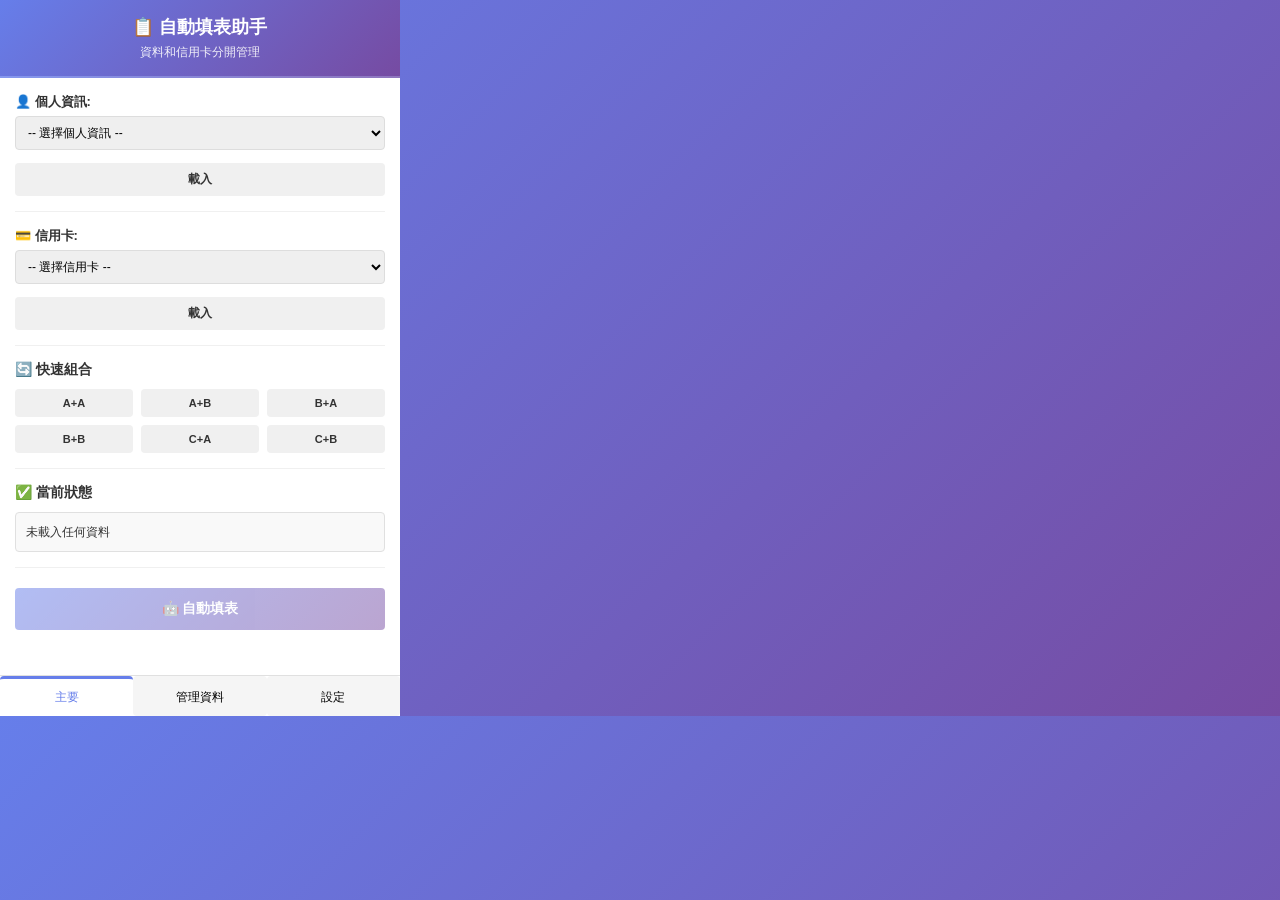
<file: browser_extension/autofill/popup.html>
<!DOCTYPE html>
<html lang="zh-TW">
<head>
    <meta charset="UTF-8">
    <meta name="viewport" content="width=device-width, initial-scale=1.0">
    <title>多帳號自動結帳填表助手</title>
    <link rel="stylesheet" href="popup.css">
</head>
<body>
    <div class="container">
        <!-- 標題 -->
        <div class="header">
            <h1>📋 自動填表助手</h1>
            <p>資料和信用卡分開管理</p>
        </div>

        <!-- 主要功能區 -->
        <div class="main-content">
            <!-- 資料選擇 -->
            <div class="section">
                <label for="profile-select">👤 個人資訊:</label>
                <select id="profile-select">
                    <option value="">-- 選擇個人資訊 --</option>
                </select>
                <button id="load-data-btn" class="btn-secondary">載入</button>
            </div>

            <!-- 卡號選擇 -->
            <div class="section">
                <label for="card-select">💳 信用卡:</label>
                <select id="card-select">
                    <option value="">-- 選擇信用卡 --</option>
                </select>
                <button id="load-card-btn" class="btn-secondary">載入</button>
            </div>

            <!-- 快速組合 -->
            <div class="section">
                <h3>🔄 快速組合</h3>
                <div class="combo-buttons">
                    <button id="combo-ab" class="btn-combo">A+A</button>
                    <button id="combo-ac" class="btn-combo">A+B</button>
                    <button id="combo-ba" class="btn-combo">B+A</button>
                    <button id="combo-bb" class="btn-combo">B+B</button>
                    <button id="combo-ca" class="btn-combo">C+A</button>
                    <button id="combo-cb" class="btn-combo">C+B</button>
                </div>
            </div>

            <!-- 狀態顯示 -->
            <div class="section">
                <h3>✅ 當前狀態</h3>
                <div id="status" class="status-box">
                    <p>未載入任何資料</p>
                </div>
            </div>

            <!-- 主操作按鈕 -->
            <div class="section">
                <button id="auto-fill-btn" class="btn-primary" disabled>🤖 自動填表</button>
            </div>
        </div>

        <!-- 標籤頁選擇 -->
        <div class="tabs">
            <button class="tab-btn active" data-tab="main">主要</button>
            <button class="tab-btn" data-tab="manage">管理資料</button>
            <button class="tab-btn" data-tab="settings">設定</button>
        </div>

        <!-- 管理標籤頁 -->
        <div id="manage-tab" class="tab-content" style="display: none;">
            <h3>管理個人資訊和信用卡</h3>
            
            <div class="section">
                <h4>新增個人資訊</h4>
                <input type="text" id="new-profile-id" placeholder="資料 ID (如: D)" maxlength="1">
                <input type="text" id="new-profile-name" placeholder="姓名">
                <input type="tel" id="new-profile-phone" placeholder="手機">
                <input type="text" id="new-profile-id-number" placeholder="身分證字號">
                <input type="email" id="new-profile-email" placeholder="Email">
                <button id="add-profile-btn" class="btn-secondary">新增資料</button>
            </div>

            <div class="section">
                <h4>新增信用卡</h4>
                <input type="text" id="new-card-id" placeholder="卡號 ID (如: D)" maxlength="1">
                <input type="text" id="new-card-number" placeholder="卡號">
                <input type="text" id="new-card-month" placeholder="月份 (MM)" maxlength="2">
                <input type="text" id="new-card-year" placeholder="年份 (YYYY)" maxlength="4">
                <input type="text" id="new-card-cvv" placeholder="CVV" maxlength="4">
                <button id="add-card-btn" class="btn-secondary">新增卡號</button>
            </div>

            <div class="section">
                <h4>刪除資料</h4>
                <select id="delete-profile-select">
                    <option value="">-- 選擇要刪除的資料 --</option>
                </select>
                <button id="delete-profile-btn" class="btn-danger">刪除資料</button>
            </div>

            <div class="section">
                <h4>刪除信用卡</h4>
                <select id="delete-card-select">
                    <option value="">-- 選擇要刪除的卡號 --</option>
                </select>
                <button id="delete-card-btn" class="btn-danger">刪除卡號</button>
            </div>
        </div>

        <!-- 設定標籤頁 -->
        <div id="settings-tab" class="tab-content" style="display: none;">
            <h3>擴充包設定</h3>
            
            <div class="section">
                <h4>資訊</h4>
                <p><strong>版本:</strong> 1.0.0</p>
                <p><strong>作者:</strong> 多帳號自動結帳填表助手</p>
            </div>

            <div class="section">
                <h4>危險操作</h4>
                <button id="reset-all-btn" class="btn-danger">重置所有資料</button>
                <p class="warning-text">⚠️ 此操作將恢復所有預設資料</p>
            </div>

            <div class="section">
                <h4>使用說明</h4>
                <ol>
                    <li>選擇個人資訊和信用卡</li>
                    <li>點擊「自動填表」或使用快速組合</li>
                    <li>確認填入的資料無誤</li>
                    <li>手動確認並提交表單</li>
                </ol>
            </div>
        </div>

        <!-- 消息提示 -->
        <div id="message" class="message-box" style="display: none;"></div>
    </div>

    <script src="data-manager.js"></script>
    <script src="popup.js"></script>
</body>
</html>
</file>
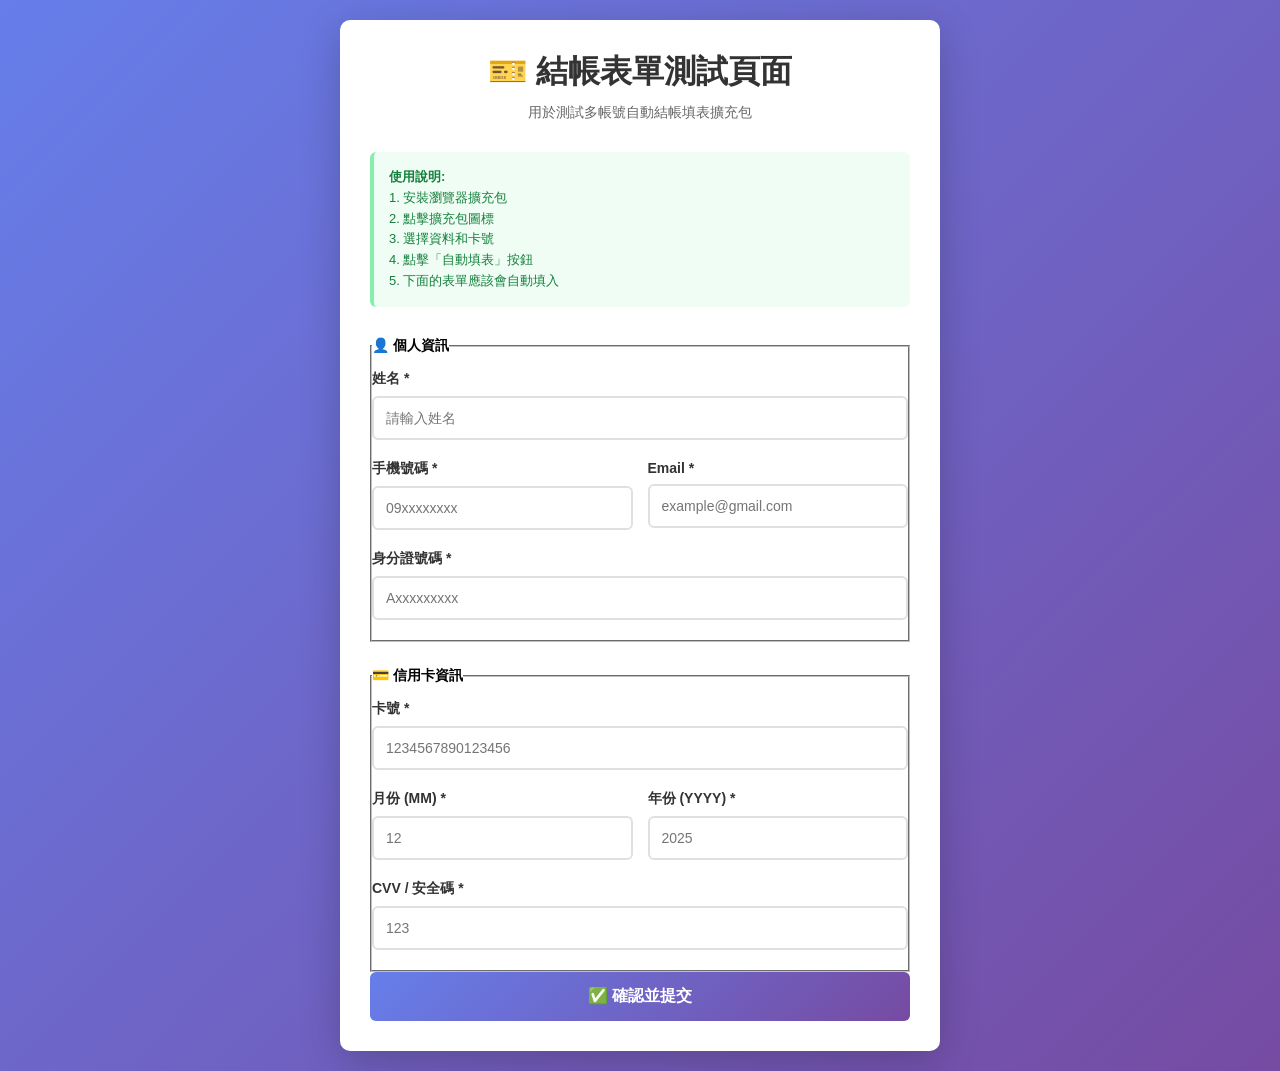
<file: browser_extension/autofill/test-page.html>
<!DOCTYPE html>
<html lang="zh-TW">
<head>
    <meta charset="UTF-8">
    <meta name="viewport" content="width=device-width, initial-scale=1.0">
    <title>自動填表測試頁面</title>
    <style>
        * {
            margin: 0;
            padding: 0;
            box-sizing: border-box;
        }
        
        body {
            font-family: -apple-system, BlinkMacSystemFont, 'Segoe UI', Roboto, Arial, sans-serif;
            background: linear-gradient(135deg, #667eea 0%, #764ba2 100%);
            min-height: 100vh;
            padding: 20px;
        }
        
        .container {
            max-width: 600px;
            margin: 0 auto;
            background: white;
            border-radius: 10px;
            padding: 30px;
            box-shadow: 0 10px 40px rgba(0, 0, 0, 0.2);
        }
        
        h1 {
            color: #333;
            margin-bottom: 10px;
            text-align: center;
        }
        
        .subtitle {
            text-align: center;
            color: #666;
            margin-bottom: 30px;
            font-size: 14px;
        }
        
        .form-group {
            margin-bottom: 20px;
        }
        
        label {
            display: block;
            margin-bottom: 8px;
            font-weight: 600;
            color: #333;
            font-size: 14px;
        }
        
        input, select {
            width: 100%;
            padding: 12px;
            border: 2px solid #e0e0e0;
            border-radius: 6px;
            font-size: 14px;
            transition: border-color 0.3s;
        }
        
        input:focus, select:focus {
            outline: none;
            border-color: #667eea;
            box-shadow: 0 0 0 3px rgba(102, 126, 234, 0.1);
        }
        
        .form-row {
            display: grid;
            grid-template-columns: 1fr 1fr;
            gap: 15px;
        }
        
        .instructions {
            background: #f0fdf4;
            border-left: 4px solid #86efac;
            padding: 15px;
            margin-bottom: 30px;
            border-radius: 6px;
            font-size: 13px;
            color: #15803d;
            line-height: 1.6;
        }
        
        button {
            width: 100%;
            padding: 14px;
            background: linear-gradient(135deg, #667eea 0%, #764ba2 100%);
            color: white;
            border: none;
            border-radius: 6px;
            font-size: 16px;
            font-weight: 600;
            cursor: pointer;
            transition: transform 0.2s, box-shadow 0.2s;
        }
        
        button:hover {
            transform: translateY(-2px);
            box-shadow: 0 5px 15px rgba(102, 126, 234, 0.4);
        }
        
        button:active {
            transform: translateY(0);
        }
        
        .message {
            margin-top: 20px;
            padding: 15px;
            border-radius: 6px;
            text-align: center;
            display: none;
            font-weight: 600;
        }
        
        .message.success {
            background: #f0fdf4;
            color: #15803d;
            border: 1px solid #86efac;
            display: block;
        }
        
        .message.error {
            background: #fef2f2;
            color: #991b1b;
            border: 1px solid #fca5a5;
            display: block;
        }
    </style>
</head>
<body>
    <div class="container">
        <h1>🎫 結帳表單測試頁面</h1>
        <p class="subtitle">用於測試多帳號自動結帳填表擴充包</p>
        
        <div class="instructions">
            <strong>使用說明:</strong><br>
            1. 安裝瀏覽器擴充包<br>
            2. 點擊擴充包圖標<br>
            3. 選擇資料和卡號<br>
            4. 點擊「自動填表」按鈕<br>
            5. 下面的表單應該會自動填入
        </div>
        
        <form id="testForm">
            <!-- 個人資訊區 -->
            <fieldset>
                <legend style="font-size: 14px; font-weight: bold; margin-bottom: 15px;">👤 個人資訊</legend>
                
                <div class="form-group">
                    <label for="fullName">姓名 *</label>
                    <input type="text" id="fullName" name="fullName" placeholder="請輸入姓名">
                </div>
                
                <div class="form-row">
                    <div class="form-group">
                        <label for="phone">手機號碼 *</label>
                        <input type="tel" id="phone" name="phone" placeholder="09xxxxxxxx">
                    </div>
                    <div class="form-group">
                        <label for="email">Email *</label>
                        <input type="email" id="email" name="email" placeholder="example@gmail.com">
                    </div>
                </div>
                
                <div class="form-group">
                    <label for="idNumber">身分證號碼 *</label>
                    <input type="text" id="idNumber" name="idNumber" placeholder="Axxxxxxxxx">
                </div>
            </fieldset>
            
            <!-- 信用卡資訊區 -->
            <fieldset style="margin-top: 25px;">
                <legend style="font-size: 14px; font-weight: bold; margin-bottom: 15px;">💳 信用卡資訊</legend>
                
                <div class="form-group">
                    <label for="cardNumber">卡號 *</label>
                    <input type="text" id="cardNumber" name="cardNumber" placeholder="1234567890123456" maxlength="19">
                </div>
                
                <div class="form-row">
                    <div class="form-group">
                        <label for="expMonth">月份 (MM) *</label>
                        <input type="text" id="expMonth" name="expMonth" placeholder="12" maxlength="2">
                    </div>
                    <div class="form-group">
                        <label for="expYear">年份 (YYYY) *</label>
                        <input type="text" id="expYear" name="expYear" placeholder="2025" maxlength="4">
                    </div>
                </div>
                
                <div class="form-group">
                    <label for="cvv">CVV / 安全碼 *</label>
                    <input type="text" id="cvv" name="cvv" placeholder="123" maxlength="4">
                </div>
            </fieldset>
            
            <!-- 提交按鈕 -->
            <button type="button" onclick="submitForm()">✅ 確認並提交</button>
            
            <!-- 消息顯示 -->
            <div id="message" class="message"></div>
        </form>
    </div>
    
    <script>
        function submitForm() {
            const form = document.getElementById('testForm');
            const inputs = form.querySelectorAll('input');
            
            let allFilled = true;
            let message = '';
            
            inputs.forEach(input => {
                if (!input.value) {
                    allFilled = false;
                    input.style.borderColor = '#ff6b6b';
                } else {
                    input.style.borderColor = '#86efac';
                }
            });
            
            const messageEl = document.getElementById('message');
            
            if (allFilled) {
                message = `✅ 表單已填完！\n\n姓名: ${document.getElementById('fullName').value}\n手機: ${document.getElementById('phone').value}\n卡號: ****${document.getElementById('cardNumber').value.slice(-4)}`;
                messageEl.textContent = message;
                messageEl.className = 'message success';
                messageEl.style.whiteSpace = 'pre-line';
            } else {
                messageEl.textContent = '⚠️ 請填入所有必填欄位';
                messageEl.className = 'message error';
            }
        }
        
        // 監聽擴充包的自動填表完成事件
        window.addEventListener('message', function(event) {
            if (event.source !== window) return;
            
            if (event.data.type && event.data.type === 'FILL_COMPLETE') {
                console.log('✅ 自動填表已完成');
            }
        });
        
        // 在頁面加載完成後通知擴充包
        window.addEventListener('load', function() {
            console.log('✅ 測試頁面已準備好自動填表');
        });
    </script>
</body>
</html>
</file>
<file: browser_extension/autofill/popup.css>
/* 多帳號自動結帳填表助手 - 樣式 */

* {
  margin: 0;
  padding: 0;
  box-sizing: border-box;
}

body {
  width: 400px;
  min-height: 500px;
  font-family: -apple-system, BlinkMacSystemFont, 'Segoe UI', Roboto, 'Helvetica Neue', Arial, sans-serif;
  background: linear-gradient(135deg, #667eea 0%, #764ba2 100%);
  color: #333;
}

.container {
  display: flex;
  flex-direction: column;
  height: 100%;
}

/* 標題 */
.header {
  background: linear-gradient(135deg, #667eea 0%, #764ba2 100%);
  color: white;
  padding: 15px;
  text-align: center;
  border-bottom: 2px solid rgba(255, 255, 255, 0.2);
}

.header h1 {
  font-size: 18px;
  margin-bottom: 5px;
}

.header p {
  font-size: 12px;
  opacity: 0.9;
}

/* 主要內容 */
.main-content {
  background: white;
  padding: 15px;
  flex: 1;
  overflow-y: auto;
}

/* 標籤頁 */
.tabs {
  display: flex;
  background: white;
  border-top: 1px solid #e0e0e0;
}

.tab-btn {
  flex: 1;
  padding: 10px;
  border: none;
  background: #f5f5f5;
  cursor: pointer;
  font-size: 12px;
  font-weight: 500;
  transition: all 0.2s;
  border-top: 3px solid transparent;
}

.tab-btn:hover {
  background: #efefef;
}

.tab-btn.active {
  background: white;
  border-top-color: #667eea;
  color: #667eea;
}

.tab-content {
  background: white;
  padding: 15px;
  max-height: 300px;
  overflow-y: auto;
  border-top: 1px solid #e0e0e0;
}

/* 段落 */
.section {
  margin-bottom: 15px;
  padding-bottom: 15px;
  border-bottom: 1px solid #f0f0f0;
}

.section:last-child {
  border-bottom: none;
}

.section label {
  display: block;
  font-weight: 600;
  margin-bottom: 5px;
  font-size: 13px;
}

.section h3 {
  font-size: 14px;
  margin-bottom: 10px;
  color: #333;
}

.section h4 {
  font-size: 12px;
  margin-bottom: 8px;
  color: #555;
}

/* 選擇框和輸入框 */
select, input[type="text"], input[type="email"], input[type="tel"] {
  width: 100%;
  padding: 8px;
  margin-bottom: 8px;
  border: 1px solid #ddd;
  border-radius: 4px;
  font-size: 12px;
  transition: border-color 0.2s;
}

select:focus, input:focus {
  outline: none;
  border-color: #667eea;
  box-shadow: 0 0 0 2px rgba(102, 126, 234, 0.1);
}

/* 按鈕 */
button {
  padding: 8px 12px;
  border: none;
  border-radius: 4px;
  font-size: 12px;
  font-weight: 600;
  cursor: pointer;
  transition: all 0.2s;
}

.btn-primary {
  width: 100%;
  background: linear-gradient(135deg, #667eea 0%, #764ba2 100%);
  color: white;
  padding: 12px;
  font-size: 14px;
  margin-top: 5px;
}

.btn-primary:hover:not(:disabled) {
  transform: translateY(-2px);
  box-shadow: 0 4px 12px rgba(102, 126, 234, 0.4);
}

.btn-primary:disabled {
  opacity: 0.5;
  cursor: not-allowed;
}

.btn-secondary {
  background: #f0f0f0;
  color: #333;
  width: 100%;
  margin-top: 5px;
}

.btn-secondary:hover {
  background: #e0e0e0;
}

.btn-danger {
  background: #ff6b6b;
  color: white;
  width: 100%;
  margin-top: 5px;
}

.btn-danger:hover {
  background: #ff5252;
}

/* 快速組合按鈕 */
.combo-buttons {
  display: grid;
  grid-template-columns: repeat(3, 1fr);
  gap: 8px;
}

.btn-combo {
  background: #f0f0f0;
  color: #333;
  padding: 8px;
  font-size: 11px;
  margin: 0;
  width: 100%;
}

.btn-combo:hover {
  background: #667eea;
  color: white;
}

/* 狀態框 */
.status-box {
  background: #f9f9f9;
  border: 1px solid #e0e0e0;
  border-radius: 4px;
  padding: 10px;
  font-size: 12px;
  line-height: 1.5;
}

.status-box.success {
  background: #f0fdf4;
  border-color: #86efac;
  color: #15803d;
}

.status-box.error {
  background: #fef2f2;
  border-color: #fca5a5;
  color: #991b1b;
}

/* 消息框 */
.message-box {
  background: white;
  border: 2px solid #667eea;
  border-radius: 4px;
  padding: 12px;
  margin: 10px 15px;
  font-size: 12px;
  text-align: center;
}

.message-box.success {
  background: #f0fdf4;
  border-color: #86efac;
  color: #15803d;
}

.message-box.error {
  background: #fef2f2;
  border-color: #fca5a5;
  color: #991b1b;
}

/* 警告文字 */
.warning-text {
  font-size: 11px;
  color: #ff6b6b;
  margin-top: 5px;
}

/* 清單 */
ol {
  margin-left: 20px;
  font-size: 12px;
  line-height: 1.6;
}

li {
  margin-bottom: 5px;
}

/* 滾動條樣式 */
::-webkit-scrollbar {
  width: 6px;
}

::-webkit-scrollbar-track {
  background: #f1f1f1;
}

::-webkit-scrollbar-thumb {
  background: #bbb;
  border-radius: 3px;
}

::-webkit-scrollbar-thumb:hover {
  background: #999;
}

/* 響應式 */
@media (max-width: 500px) {
  .container {
    width: 100vw;
  }

  .combo-buttons {
    grid-template-columns: repeat(2, 1fr);
  }
}
</file>
